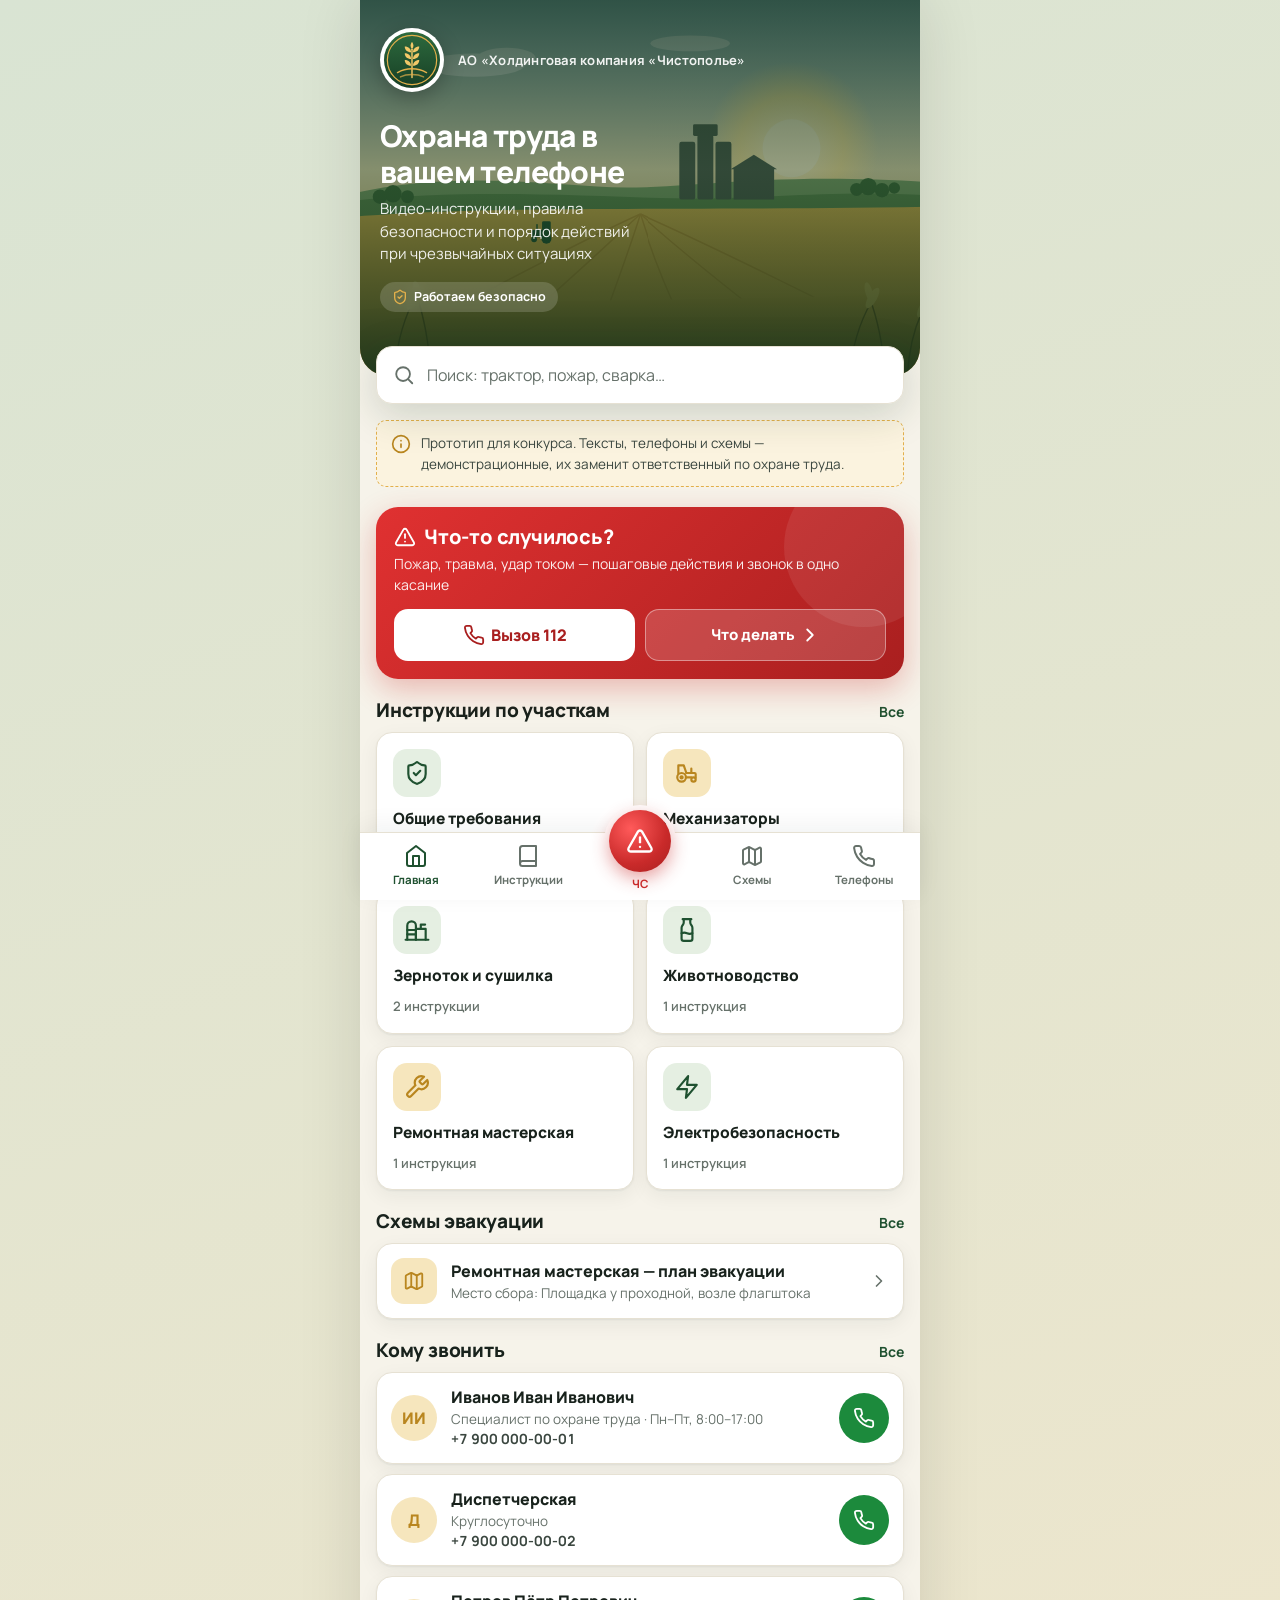
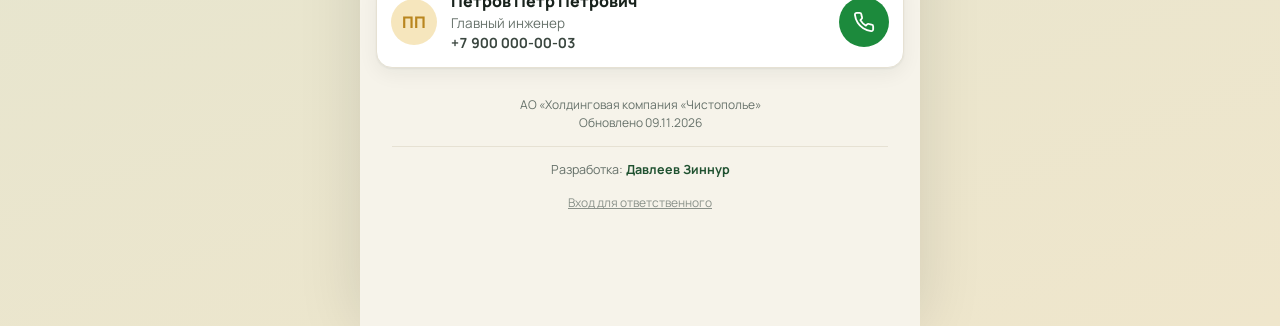
<file: index.html>
<!doctype html>
<html lang="ru">
<head>
  <meta charset="utf-8">
  <meta name="viewport" content="width=device-width, initial-scale=1, viewport-fit=cover">
  <title>Охрана труда · Чистополье</title>
  <meta name="description" content="Инструкции по охране труда, действия при ЧС, схемы эвакуации и телефоны — АО «Холдинговая компания «Чистополье».">
  <meta name="theme-color" content="#1f5130">
  <link rel="manifest" href="manifest.webmanifest">
  <link rel="icon" href="assets/img/logo.svg" type="image/svg+xml">
  <link rel="apple-touch-icon" href="assets/img/icon-192.png">
  <meta name="apple-mobile-web-app-capable" content="yes">
  <meta name="apple-mobile-web-app-title" content="Охрана труда">
  <link rel="preconnect" href="https://fonts.googleapis.com">
  <link rel="preconnect" href="https://fonts.gstatic.com" crossorigin>
  <link href="https://fonts.googleapis.com/css2?family=Manrope:wght@500;600;700;800&display=swap" rel="stylesheet">
  <link rel="stylesheet" href="assets/app.css?v=9">
</head>
<body>
  <div class="app" id="app">
    <header class="topbar" id="topbar" hidden>
      <button class="icon-btn" id="backBtn" aria-label="Назад"></button>
      <div class="topbar-title" id="topTitle"></div>
      <a class="topbar-logo" href="#/" aria-label="На главную"><img id="topLogo" alt=""></a>
    </header>
    <main id="view" tabindex="-1">
      <div class="loading"><div class="spinner"></div></div>
    </main>
    <nav class="tabbar" id="tabbar" aria-label="Разделы"></nav>
  </div>
  <div class="offline-pill" id="offline" hidden></div>
  <div id="sheet-root"></div>
  <div class="rotate-lock" aria-hidden="true">
    <svg class="i" viewBox="0 0 24 24" fill="none" stroke="currentColor" stroke-width="2" stroke-linecap="round" stroke-linejoin="round"><rect x="5" y="2" width="14" height="20" rx="2"/><path d="M12 18h.01"/></svg>
    <b>Поверните телефон вертикально</b>
    <span>Сайт рассчитан на вертикальный экран</span>
  </div>
  <script src="assets/icons.js?v=9"></script>
  <script src="assets/app.js?v=9"></script>
  <!-- Яндекс Метрика: статистику видит только владелец счётчика на metrika.yandex.ru.
       Впишите номер счётчика в METRIKA_ID. Пока там 0, счётчик не работает. -->
  <script>
    (function () {
      var METRIKA_ID = 114172447;
      var host = location.hostname;
      if (!METRIKA_ID || host === 'localhost' || host === '127.0.0.1') return;
      (function(m,e,t,r,i,k,a){m[i]=m[i]||function(){(m[i].a=m[i].a||[]).push(arguments)};
      m[i].l=1*new Date();
      for (var j = 0; j < document.scripts.length; j++) { if (document.scripts[j].src === r) { return; } }
      k=e.createElement(t),a=e.getElementsByTagName(t)[0],k.async=1,k.src=r,a.parentNode.insertBefore(k,a)})
      (window, document, 'script', 'https://mc.yandex.ru/metrika/tag.js?id=' + METRIKA_ID, 'ym');
      ym(METRIKA_ID, 'init', {
        clickmap: true, trackLinks: true, accurateTrackBounce: true,
        webvisor: true,   // записи посещений: как человек листал и куда нажимал
        trackHash: true   // переходы по #/... считаются отдельными страницами
      });
    })();
  </script>
</body>
</html>
</file>
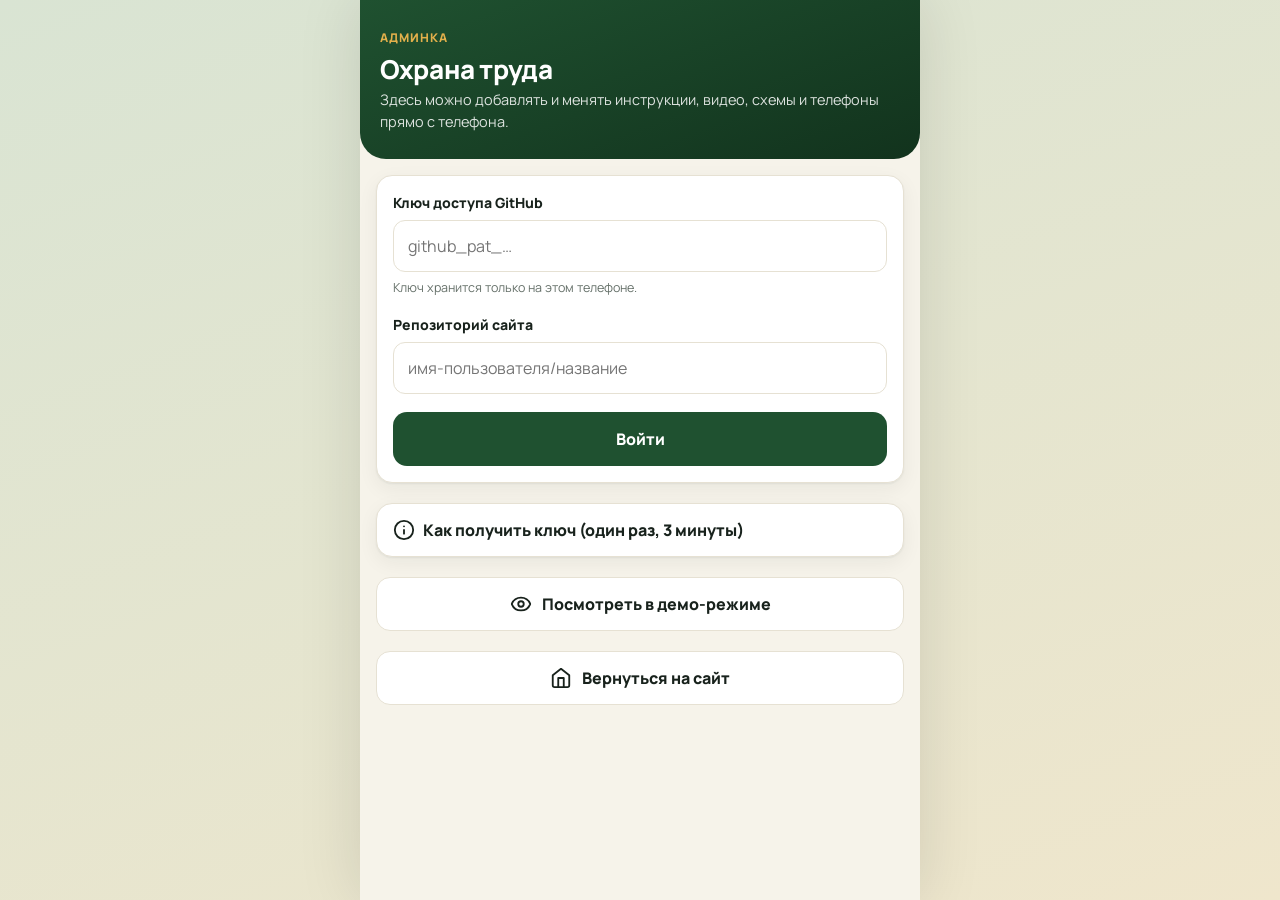
<file: admin/index.html>
<!doctype html>
<html lang="ru">
<head>
  <meta charset="utf-8">
  <meta name="viewport" content="width=device-width, initial-scale=1, viewport-fit=cover">
  <title>Админка · Охрана труда</title>
  <meta name="robots" content="noindex">
  <meta name="theme-color" content="#1f5130">
  <link rel="icon" href="../assets/img/logo.svg" type="image/svg+xml">
  <link rel="preconnect" href="https://fonts.googleapis.com">
  <link rel="preconnect" href="https://fonts.gstatic.com" crossorigin>
  <link href="https://fonts.googleapis.com/css2?family=Manrope:wght@500;600;700;800&display=swap" rel="stylesheet">
  <link rel="stylesheet" href="../assets/app.css?v=9">
  <link rel="stylesheet" href="admin.css?v=9">
</head>
<body>
  <div class="app admin" id="admin">
    <div class="loading"><div class="spinner"></div></div>
  </div>
  <div class="toast" id="toast" hidden></div>
  <script src="../assets/icons.js?v=9"></script>
  <script src="admin.js?v=9"></script>
</body>
</html>
</file>
<file: assets/app.css>
/* ============ Токены ============ */
:root {
  --green-900: #12331d;
  --green-800: #173f25;
  --green-700: #1f5130;
  --green-600: #2d6a3e;
  --green-500: #3d8550;
  --green-100: #e5efe2;
  --green-50: #f1f6ef;
  --wheat-600: #b9861f;
  --wheat-500: #e3b04b;
  --wheat-200: #f6e6bd;
  --wheat-100: #fbf3df;
  --red-700: #a91f1f;
  --red-600: #c92a2a;
  --red-500: #e03131;
  --red-100: #fde8e8;
  --red-50: #fff4f4;

  --bg: #f6f3ea;
  --surface: #ffffff;
  --surface-2: #faf8f2;
  --ink: #18221c;
  --ink-2: #3a463f;
  --muted: #66716a;
  --line: #e6e1d3;
  --shadow: 0 1px 2px rgba(24, 34, 28, .06), 0 6px 20px rgba(24, 34, 28, .06);
  --shadow-lg: 0 10px 40px rgba(18, 51, 29, .18);

  --accent: var(--green-700);
  --accent-ink: #fff;
  --ok: #1c8a3c;
  --ok-bg: var(--green-100);
  --danger: var(--red-600);
  --danger-bg: var(--red-100);

  --r-sm: 10px;
  --r: 16px;
  --r-lg: 22px;
  --tab-h: 68px;
  --safe-b: env(safe-area-inset-bottom, 0px);
  --font: "Manrope", system-ui, -apple-system, "Segoe UI", Roboto, Arial, sans-serif;
  color-scheme: light;
}
@media (prefers-color-scheme: dark) {
  :root:not([data-theme="light"]) {
    --bg: #0e1712;
    --surface: #16221a;
    --surface-2: #1b2a20;
    --ink: #eef3ec;
    --ink-2: #c9d4cc;
    --muted: #95a39a;
    --line: #26372c;
    --green-100: #1f3a28;
    --green-50: #182a1e;
    --wheat-100: #2b2614;
    --wheat-200: #3a321a;
    --red-100: #3a1a1a;
    --red-50: #2a1515;
    --accent: #4f9c64;
    --ok: #5cc27a;
    --ok-bg: #1d3826;
    --danger: #ff6b6b;
    --danger-bg: #3a1a1a;
    --shadow: 0 1px 2px rgba(0, 0, 0, .3), 0 6px 20px rgba(0, 0, 0, .25);
    color-scheme: dark;
  }
}
:root[data-theme="dark"] {
  --bg: #0e1712; --surface: #16221a; --surface-2: #1b2a20; --ink: #eef3ec; --ink-2: #c9d4cc; --muted: #95a39a; --line: #26372c;
  --green-100: #1f3a28; --green-50: #182a1e; --wheat-100: #2b2614; --wheat-200: #3a321a; --red-100: #3a1a1a; --red-50: #2a1515;
  --accent: #4f9c64; --ok: #5cc27a; --ok-bg: #1d3826; --danger: #ff6b6b; --danger-bg: #3a1a1a; color-scheme: dark;
}

/* ============ База ============ */
*, *::before, *::after { box-sizing: border-box; }
[hidden] { display: none !important; }
html { -webkit-text-size-adjust: 100%; }
body {
  margin: 0;
  font-family: var(--font);
  font-size: 16px;
  line-height: 1.5;
  color: var(--ink);
  background: var(--bg);
  -webkit-font-smoothing: antialiased;
  -webkit-tap-highlight-color: transparent;
}
@media (min-width: 600px) {
  body { background: linear-gradient(160deg, #d9e4d3, #efe6cc); }
  :root[data-theme="dark"] body { background: #08100b; }
}
@media (min-width: 600px) and (prefers-color-scheme: dark) {
  :root:not([data-theme="light"]) body { background: #08100b; }
}
img { max-width: 100%; display: block; }
a { color: inherit; text-decoration: none; }
button { font: inherit; color: inherit; border: 0; background: none; cursor: pointer; padding: 0; }
h1, h2, h3, h4 { margin: 0; line-height: 1.2; letter-spacing: -.01em; }
/* Длинные слова («Электробезопасность») переносятся, а не распирают экран */
h1, h2, h3, h4, p, li, .tile-title, .row-title, .row-sub, .emg-title, .emg-sub, .ppe-item, .call-sm span, .hero-org {
  overflow-wrap: anywhere;
  hyphens: auto;
  -webkit-hyphens: auto;
}
p { margin: 0; }
.i { width: 22px; height: 22px; flex: none; }
:focus-visible { outline: 3px solid var(--wheat-500); outline-offset: 2px; border-radius: 6px; }
.sr-only { position: absolute; width: 1px; height: 1px; overflow: hidden; clip: rect(0 0 0 0); }

.app {
  position: relative;
  max-width: 560px;
  min-height: 100vh;
  min-height: 100dvh;
  margin: 0 auto;
  background: var(--bg);
  padding-bottom: calc(var(--tab-h) + var(--safe-b) + 24px);
  overflow-x: clip; /* страховка: ничего не вылезает за край экрана */
}
@media (min-width: 600px) { .app { box-shadow: 0 0 60px rgba(0, 0, 0, .12); } }
main { outline: none; }

/* ============ Верхняя панель ============ */
.topbar {
  position: sticky; top: 0; z-index: 20;
  display: flex; align-items: center; gap: 8px;
  height: 60px; padding: 0 12px;
  background: color-mix(in srgb, var(--bg) 88%, transparent);
  backdrop-filter: saturate(1.4) blur(14px);
  -webkit-backdrop-filter: saturate(1.4) blur(14px);
  border-bottom: 1px solid var(--line);
}
.topbar[hidden] { display: none; }
.topbar-title { flex: 1; min-width: 0; font-weight: 700; font-size: 17px; white-space: nowrap; overflow: hidden; text-overflow: ellipsis; }
.topbar-logo img { width: 36px; height: 36px; border-radius: 50%; object-fit: contain; }
.icon-btn {
  display: grid; place-items: center;
  width: 44px; height: 44px; border-radius: 12px;
}
.icon-btn:active { background: var(--green-100); }
.topbar.danger { background: var(--red-600); color: #fff; border-color: transparent; }
.topbar.danger .icon-btn:active { background: rgba(255, 255, 255, .15); }

/* ============ Нижнее меню ============ */
.tabbar {
  position: fixed; z-index: 30;
  left: 50%; transform: translateX(-50%);
  bottom: 0; width: 100%; max-width: 560px;
  height: calc(var(--tab-h) + var(--safe-b));
  padding-bottom: var(--safe-b);
  display: grid; grid-template-columns: repeat(5, 1fr); align-items: center;
  background: var(--surface);
  border-top: 1px solid var(--line);
  box-shadow: 0 -6px 24px rgba(24, 34, 28, .06);
}
.tab {
  display: flex; flex-direction: column; align-items: center; gap: 3px;
  font-size: 11.5px; font-weight: 700; color: var(--muted);
  height: 100%; justify-content: center;
}
.tab .i { width: 24px; height: 24px; }
.tab.active { color: var(--accent); }
.tab-sos { position: relative; color: var(--red-600); }
.tab-sos .sos-btn {
  display: grid; place-items: center;
  width: 62px; height: 62px; margin-top: -30px;
  border-radius: 50%;
  background: radial-gradient(circle at 35% 30%, #ff5a5a, var(--red-600) 60%, var(--red-700));
  color: #fff;
  box-shadow: 0 6px 18px rgba(201, 42, 42, .45), 0 0 0 5px var(--surface);
}
.tab-sos .sos-btn .i { width: 28px; height: 28px; }
.tab-sos.active span:last-child { color: var(--red-600); }
@media (prefers-reduced-motion: no-preference) {
  .tab-sos .sos-btn::after {
    content: ""; position: absolute; inset: 0; border-radius: 50%;
    box-shadow: 0 0 0 0 rgba(224, 49, 49, .5);
    animation: pulse 2.4s infinite;
  }
  .sos-btn { position: relative; }
}
@keyframes pulse { 0% { box-shadow: 0 0 0 0 rgba(224, 49, 49, .45); } 70% { box-shadow: 0 0 0 14px rgba(224, 49, 49, 0); } 100% { box-shadow: 0 0 0 0 rgba(224, 49, 49, 0); } }

/* ============ Главная: шапка ============ */
.hero {
  position: relative;
  min-height: 320px;
  padding: calc(28px + env(safe-area-inset-top, 0px)) 20px 64px;
  color: #fff;
  background-color: var(--green-800);
  background-size: cover;
  background-position: center 60%;
  overflow: hidden;
  border-radius: 0 0 28px 28px;
}
.hero::before {
  content: ""; position: absolute; inset: 0;
  background:
    linear-gradient(180deg, rgba(18, 51, 29, .78) 0%, rgba(18, 51, 29, .45) 45%, rgba(18, 51, 29, .88) 100%);
}
.hero > * { position: relative; }
.hero-brand { display: flex; align-items: center; gap: 14px; }
.hero-logo {
  width: 64px; height: 64px; border-radius: 50%;
  background: #fff; padding: 3px;
  box-shadow: 0 6px 20px rgba(0, 0, 0, .25);
  object-fit: contain; flex: none;
}
.hero-org { font-size: 13px; font-weight: 700; letter-spacing: .02em; opacity: .92; line-height: 1.3; }
.hero h1 { margin-top: 26px; font-size: 30px; font-weight: 800; letter-spacing: -.02em; max-width: 14ch; }
.hero-sub { margin-top: 8px; font-size: 15px; opacity: .9; max-width: 30ch; }
.hero-badge {
  display: inline-flex; align-items: center; gap: 6px;
  margin-top: 16px; padding: 6px 12px; border-radius: 999px;
  background: rgba(255, 255, 255, .16); backdrop-filter: blur(6px);
  font-size: 12.5px; font-weight: 700;
}
.hero-badge .i { width: 16px; height: 16px; color: var(--wheat-500); }

.search-wrap { position: relative; margin: -30px 16px 0; z-index: 2; }
.search {
  display: flex; align-items: center; gap: 10px;
  height: 58px; padding: 0 16px;
  background: var(--surface); border-radius: var(--r);
  box-shadow: var(--shadow-lg);
  border: 1px solid var(--line);
  color: var(--muted);
}
.search input {
  flex: 1; min-width: 0; height: 100%;
  border: 0; outline: 0; background: none;
  font: inherit; font-size: 16px; color: var(--ink);
}
.search input::placeholder { color: var(--muted); }

/* ============ Общие блоки ============ */
.page { padding: 16px; display: grid; grid-template-columns: minmax(0, 1fr); gap: 20px; }
.page-tight { padding: 16px; display: grid; grid-template-columns: minmax(0, 1fr); gap: 12px; }
.list { grid-template-columns: minmax(0, 1fr); }
.section-head { display: flex; align-items: baseline; justify-content: space-between; gap: 12px; margin-bottom: 10px; }
.section-head h2 { font-size: 19px; font-weight: 800; }
.section-head a { font-size: 14px; font-weight: 700; color: var(--accent); }
.eyebrow { font-size: 12px; font-weight: 800; letter-spacing: .08em; text-transform: uppercase; color: var(--muted); }

.card {
  background: var(--surface);
  border: 1px solid var(--line);
  border-radius: var(--r);
  box-shadow: var(--shadow);
}
.notice {
  display: flex; gap: 10px; align-items: flex-start;
  padding: 12px 14px; border-radius: var(--r-sm);
  background: var(--wheat-100); color: var(--ink-2);
  border: 1px dashed var(--wheat-500);
  font-size: 13.5px;
}
.notice .i { color: var(--wheat-600); width: 20px; height: 20px; margin-top: 1px; }

/* SOS-карточка на главной */
.sos-card {
  position: relative; overflow: hidden;
  padding: 18px; border-radius: var(--r-lg);
  background: linear-gradient(135deg, #e03131, #a91f1f);
  color: #fff;
  box-shadow: 0 10px 30px rgba(201, 42, 42, .3);
}
.sos-card::after {
  content: ""; position: absolute; right: -40px; top: -40px;
  width: 160px; height: 160px; border-radius: 50%;
  background: rgba(255, 255, 255, .08);
}
.sos-card h2 { font-size: 20px; font-weight: 800; display: flex; align-items: center; gap: 8px; }
.sos-card p { margin-top: 4px; font-size: 14px; opacity: .92; }
.sos-actions { position: relative; z-index: 1; display: grid; grid-template-columns: repeat(2, minmax(0, 1fr)); gap: 10px; margin-top: 14px; }
.btn-white, .btn-ghost-white { white-space: nowrap; }
.btn-white {
  display: flex; align-items: center; justify-content: center; gap: 6px;
  min-height: 52px; padding: 0 10px; border-radius: 14px;
  background: #fff; color: var(--red-700);
  font-weight: 800; font-size: 16px;
}
.btn-ghost-white {
  display: flex; align-items: center; justify-content: center; gap: 4px;
  min-height: 52px; padding: 0 10px; border-radius: 14px;
  background: rgba(255, 255, 255, .16); color: #fff;
  font-weight: 800; font-size: 15px;
  border: 1.5px solid rgba(255, 255, 255, .4);
}

/* Плитки разделов */
.tiles { display: grid; grid-template-columns: repeat(2, minmax(0, 1fr)); gap: 12px; }
.tile {
  display: flex; flex-direction: column; gap: 12px;
  padding: 16px; min-height: 128px;
  background: var(--surface); border: 1px solid var(--line);
  border-radius: var(--r); box-shadow: var(--shadow);
  transition: transform .15s ease;
}
.tile:active { transform: scale(.98); }
.tile-icon {
  display: grid; place-items: center;
  width: 48px; height: 48px; border-radius: 14px;
  background: var(--green-100); color: var(--accent);
}
.tile-icon .i { width: 26px; height: 26px; }
.tile:nth-child(3n+2) .tile-icon { background: var(--wheat-200); color: var(--wheat-600); }
.tile-title { font-weight: 800; font-size: 15.5px; line-height: 1.25; }
.tile-meta { margin-top: auto; font-size: 13px; color: var(--muted); font-weight: 600; }

/* Строка-список */
.list { display: grid; gap: 10px; }
.row {
  display: flex; align-items: center; gap: 14px;
  padding: 14px; min-height: 72px;
  background: var(--surface); border: 1px solid var(--line);
  border-radius: var(--r); box-shadow: var(--shadow);
}
.row:active { background: var(--surface-2); }
.row-icon {
  display: grid; place-items: center; flex: none;
  width: 46px; height: 46px; border-radius: 13px;
  background: var(--green-100); color: var(--accent);
}
.row-icon.red { background: var(--danger-bg); color: var(--danger); }
.row-icon.wheat { background: var(--wheat-200); color: var(--wheat-600); }
.row-body { flex: 1; min-width: 0; }
.row-title { font-weight: 800; font-size: 16px; line-height: 1.3; }
.row-sub { margin-top: 2px; font-size: 13.5px; color: var(--muted); line-height: 1.35; display: -webkit-box; -webkit-line-clamp: 2; -webkit-box-orient: vertical; overflow: hidden; }
.row-tags { display: flex; flex-wrap: wrap; gap: 6px; margin-top: 8px; }
.row > .i:last-child { color: var(--muted); width: 20px; height: 20px; }

.tag {
  display: inline-flex; align-items: center; gap: 4px;
  padding: 3px 8px; border-radius: 999px;
  font-size: 12px; font-weight: 700;
  background: var(--surface-2); color: var(--ink-2); border: 1px solid var(--line);
}
.tag .i { width: 13px; height: 13px; }
.tag.ok { background: var(--ok-bg); color: var(--ok); border-color: transparent; }
.tag.wheat { background: var(--wheat-200); color: var(--wheat-600); border-color: transparent; }

/* Кнопки */
.btn {
  display: inline-flex; align-items: center; justify-content: center; gap: 10px;
  min-height: 54px; padding: 0 20px; border-radius: 14px;
  background: var(--accent); color: var(--accent-ink);
  font-weight: 800; font-size: 16px;
  width: 100%;
}
.btn:active { filter: brightness(.95); }
.btn.secondary { background: var(--surface); color: var(--ink); border: 1.5px solid var(--line); }
.btn.wheat { background: var(--wheat-500); color: #2a1e05; }
.btn.danger { background: var(--red-600); color: #fff; }
.btn[disabled] { opacity: .5; pointer-events: none; }

/* ============ Инструкция ============ */
.ins-head { padding: 4px 16px 0; }
.ins-head h1 { font-size: 25px; font-weight: 800; letter-spacing: -.02em; margin-top: 8px; }
.ins-head p { margin-top: 8px; color: var(--ink-2); font-size: 15.5px; }

.video {
  position: relative; overflow: hidden;
  aspect-ratio: 16 / 9; border-radius: var(--r);
  background: #0b140e;
  box-shadow: var(--shadow);
}
.video iframe, .video video { position: absolute; inset: 0; width: 100%; height: 100%; border: 0; }
.video-empty {
  position: absolute; inset: 0;
  display: grid; place-items: center; text-align: center;
  color: #fff; padding: 16px;
  background:
    linear-gradient(180deg, rgba(18, 51, 29, .55), rgba(18, 51, 29, .92)),
    var(--hero-img, none) center / cover;
}
.video-empty .play {
  display: grid; place-items: center; margin: 0 auto 10px;
  width: 64px; height: 64px; border-radius: 50%;
  background: rgba(255, 255, 255, .18); border: 2px solid rgba(255, 255, 255, .5);
}
.video-empty .play .i { width: 26px; height: 26px; margin-left: 4px; }
.video-empty b { display: block; font-size: 16px; }
.video-empty small { font-size: 13px; opacity: .8; }
.video-link { display: flex; }

.chapters { display: flex; gap: 8px; overflow-x: auto; padding: 2px 16px 4px; margin: 0 -16px; scrollbar-width: none; }
.chapters::-webkit-scrollbar { display: none; }
.chapter {
  flex: none; display: flex; align-items: center; gap: 8px;
  padding: 9px 13px; border-radius: 12px;
  background: var(--surface); border: 1px solid var(--line);
  font-size: 13.5px; font-weight: 700; white-space: nowrap;
}
.chapter b { color: var(--accent); font-variant-numeric: tabular-nums; }

.block { padding: 18px; }
.block-head { display: flex; align-items: center; gap: 10px; margin-bottom: 14px; }
.block-head .badge {
  display: grid; place-items: center; width: 34px; height: 34px; border-radius: 10px;
  background: var(--green-100); color: var(--accent);
}
.block-head .badge .i { width: 20px; height: 20px; }
.block-head h3 { font-size: 17px; font-weight: 800; }
.block.must .badge { background: var(--ok-bg); color: var(--ok); }
.block.forbid { background: var(--red-50); border-color: color-mix(in srgb, var(--danger) 25%, transparent); }
.block.forbid .badge { background: var(--danger-bg); color: var(--danger); }
.block.key { background: linear-gradient(180deg, var(--wheat-100), var(--surface)); }
.block.key .badge { background: var(--wheat-200); color: var(--wheat-600); }

.checks { list-style: none; margin: 0; padding: 0; display: grid; gap: 12px; }
.checks li { display: flex; gap: 12px; align-items: flex-start; font-size: 15.5px; line-height: 1.45; }
.checks li .i { width: 22px; height: 22px; margin-top: 1px; }
.must .checks .i { color: var(--ok); }
.forbid .checks .i { color: var(--danger); }

.steps { list-style: none; margin: 0; padding: 0; counter-reset: s; display: grid; gap: 0; }
.steps li { position: relative; display: flex; gap: 14px; padding-bottom: 16px; font-size: 15.5px; }
.steps li::before {
  counter-increment: s; content: counter(s);
  flex: none; display: grid; place-items: center;
  width: 32px; height: 32px; border-radius: 50%;
  background: var(--accent); color: #fff; font-weight: 800; font-size: 15px;
  position: relative; z-index: 1;
}
.steps li:not(:last-child)::after {
  content: ""; position: absolute; left: 15px; top: 32px; bottom: 0; width: 2px;
  background: var(--line);
}
.steps li span { padding-top: 4px; }

.ppe { display: grid; grid-template-columns: repeat(3, minmax(0, 1fr)); gap: 10px; }
.ppe-item {
  display: flex; flex-direction: column; align-items: center; gap: 8px; text-align: center;
  padding: 14px 6px; border-radius: 14px;
  background: var(--surface); border: 1px solid var(--line);
  font-size: 12.5px; font-weight: 700; line-height: 1.25;
}
.ppe-item .i { width: 30px; height: 30px; color: var(--wheat-600); }

.quiz-cta {
  display: flex; align-items: center; gap: 14px;
  padding: 16px; border-radius: var(--r);
  background: var(--green-700); color: #fff;
}
.quiz-cta .row-icon { background: rgba(255, 255, 255, .15); color: var(--wheat-500); }
.quiz-cta.done { background: var(--ok-bg); color: var(--ink); border: 1px solid color-mix(in srgb, var(--ok) 30%, transparent); }
.quiz-cta.done .row-icon { background: var(--ok); color: #fff; }

/* ============ ЧС ============ */
.sos-hero {
  padding: 20px 16px 22px;
  background: linear-gradient(180deg, var(--red-600), var(--red-700));
  color: #fff;
  border-radius: 0 0 28px 28px;
}
.sos-hero h1 { font-size: 26px; font-weight: 800; }
.sos-hero p { margin-top: 4px; opacity: .9; font-size: 15px; }
.call-main {
  display: flex; align-items: center; gap: 14px;
  margin-top: 16px; padding: 14px 16px; border-radius: 18px;
  background: #fff; color: var(--red-700);
  box-shadow: 0 8px 24px rgba(0, 0, 0, .2);
}
.call-main .num { font-size: 40px; font-weight: 800; line-height: 1; letter-spacing: -.02em; }
.call-main .lbl { font-size: 13.5px; font-weight: 700; color: var(--ink-2); line-height: 1.3; }
.call-main .go {
  margin-left: auto; display: grid; place-items: center;
  width: 52px; height: 52px; border-radius: 50%;
  background: var(--red-600); color: #fff; flex: none;
}
.call-grid { display: grid; grid-template-columns: repeat(2, minmax(0, 1fr)); gap: 10px; margin-top: 10px; }
.call-sm {
  display: flex; align-items: center; gap: 10px;
  padding: 12px; border-radius: 14px;
  background: rgba(255, 255, 255, .14); border: 1px solid rgba(255, 255, 255, .25);
}
.call-sm b { font-size: 22px; font-weight: 800; line-height: 1; }
.call-sm span { font-size: 12px; font-weight: 600; opacity: .9; line-height: 1.25; }

.emg-grid { display: grid; grid-template-columns: repeat(2, minmax(0, 1fr)); gap: 12px; }
.emg {
  display: flex; flex-direction: column; gap: 10px;
  padding: 16px; min-height: 140px;
  background: var(--surface); border: 1px solid var(--line);
  border-radius: var(--r); box-shadow: var(--shadow);
}
.emg .row-icon { width: 50px; height: 50px; }
.emg .row-icon .i { width: 28px; height: 28px; }
.emg-title { font-weight: 800; font-size: 16px; line-height: 1.25; }
.emg-sub { font-size: 13px; color: var(--muted); line-height: 1.3; }

.big-steps { list-style: none; margin: 0; padding: 0; counter-reset: s; display: grid; gap: 10px; }
.big-steps li {
  display: flex; gap: 14px; align-items: flex-start;
  padding: 16px; border-radius: var(--r);
  background: var(--surface); border: 1px solid var(--line);
  font-size: 17px; font-weight: 600; line-height: 1.4;
}
.big-steps li::before {
  counter-increment: s; content: counter(s);
  flex: none; display: grid; place-items: center;
  width: 38px; height: 38px; border-radius: 12px;
  background: var(--red-600); color: #fff; font-weight: 800; font-size: 18px;
}
.call-bar {
  position: sticky; bottom: calc(var(--tab-h) + var(--safe-b) + 10px); z-index: 10;
  display: grid; grid-auto-flow: column; grid-auto-columns: minmax(0, 1fr); gap: 10px;
}
.call-bar a { box-shadow: 0 8px 22px rgba(201, 42, 42, .35); }

/* ============ Схемы ============ */
.scheme-card { overflow: hidden; }
.scheme-thumb { aspect-ratio: 16 / 10; background: #fff; border-bottom: 1px solid var(--line); }
.scheme-thumb img { width: 100%; height: 100%; object-fit: contain; }
.scheme-body { padding: 14px 16px; }
.viewer {
  position: relative; overflow: auto;
  max-height: 70vh; border-radius: var(--r);
  background: #fff; border: 1px solid var(--line);
  touch-action: pan-x pan-y pinch-zoom;
}
.viewer img { width: 100%; max-width: none; transition: width .2s ease; }
.viewer-tools { display: grid; grid-template-columns: minmax(0, 1fr) minmax(0, 1fr) 52px; gap: 8px; }
.viewer-tools .btn { min-height: 46px; font-size: 14px; padding: 0 8px; gap: 6px; min-width: 0; }
.assembly {
  display: flex; gap: 12px; align-items: flex-start;
  padding: 14px 16px; border-radius: var(--r);
  background: var(--ok-bg);
}
.assembly .i { color: var(--ok); margin-top: 2px; }
.assembly b { display: block; font-size: 13px; text-transform: uppercase; letter-spacing: .06em; color: var(--ok); }

/* ============ Контакты ============ */
.contact { display: flex; align-items: center; gap: 14px; padding: 14px; }
.avatar {
  display: grid; place-items: center; flex: none;
  width: 46px; height: 46px; border-radius: 50%;
  background: var(--wheat-200); color: var(--wheat-600);
  font-weight: 800; font-size: 16px;
}
.call-btn {
  display: grid; place-items: center; flex: none;
  width: 50px; height: 50px; border-radius: 50%;
  background: var(--ok); color: #fff;
}
.call-btn.red { background: var(--red-600); }
.phone-num { font-variant-numeric: tabular-nums; font-weight: 700; color: var(--ink-2); font-size: 14px; }

/* ============ Пусто / загрузка ============ */
.empty { text-align: center; padding: 40px 20px; color: var(--muted); }
.empty .i { width: 44px; height: 44px; margin: 0 auto 10px; opacity: .6; }
.loading { display: grid; place-items: center; min-height: 60vh; }
.spinner { width: 36px; height: 36px; border-radius: 50%; border: 4px solid var(--green-100); border-top-color: var(--accent); animation: spin .8s linear infinite; }
@keyframes spin { to { transform: rotate(360deg); } }

.footer { padding: 8px 16px 0; text-align: center; font-size: 12px; color: var(--muted); }
.footer .credit { margin-top: 14px; padding-top: 14px; border-top: 1px solid var(--line); font-size: 12.5px; }
.footer .credit a { color: var(--accent); font-weight: 700; }
.footer .admin-link { display: inline-block; margin-top: 8px; padding: 6px 10px; text-decoration: underline; opacity: .75; }

.offline-pill {
  position: fixed; z-index: 40; left: 50%; transform: translateX(-50%);
  top: calc(10px + env(safe-area-inset-top, 0px));
  display: flex; align-items: center; gap: 6px;
  padding: 8px 14px; border-radius: 999px;
  background: #222; color: #fff; font-size: 13px; font-weight: 700;
  box-shadow: var(--shadow-lg);
}
.offline-pill .i { width: 16px; height: 16px; }

/* ============ Тест (нижняя шторка) ============ */
.sheet-backdrop {
  position: fixed; inset: 0; z-index: 50;
  background: rgba(10, 20, 14, .5);
  display: flex; align-items: flex-end; justify-content: center;
  animation: fade .2s ease;
}
.sheet {
  width: 100%; max-width: 560px; max-height: 92vh; overflow: auto;
  background: var(--bg);
  border-radius: 24px 24px 0 0;
  padding: 10px 18px calc(22px + var(--safe-b));
  animation: up .25s ease;
}
.sheet-grip { width: 44px; height: 5px; border-radius: 3px; background: var(--line); margin: 0 auto 14px; }
.sheet-top { display: flex; align-items: center; justify-content: space-between; margin-bottom: 14px; }
.progress { height: 6px; border-radius: 3px; background: var(--line); overflow: hidden; margin-bottom: 18px; }
.progress span { display: block; height: 100%; background: var(--accent); transition: width .3s ease; }
.q-title { font-size: 20px; font-weight: 800; line-height: 1.3; margin-bottom: 16px; }
.opts { display: grid; gap: 10px; }
.opt {
  display: flex; align-items: center; gap: 12px; text-align: left;
  padding: 16px; border-radius: 14px;
  background: var(--surface); border: 2px solid var(--line);
  font-size: 16px; font-weight: 600; line-height: 1.35;
}
.opt .mark { flex: none; width: 26px; height: 26px; border-radius: 50%; border: 2px solid var(--line); display: grid; place-items: center; }
.opt .mark .i { width: 16px; height: 16px; }
.opt.right { border-color: var(--ok); background: var(--ok-bg); }
.opt.right .mark { background: var(--ok); border-color: var(--ok); color: #fff; }
.opt.wrong { border-color: var(--danger); background: var(--danger-bg); }
.opt.wrong .mark { background: var(--danger); border-color: var(--danger); color: #fff; }
.explain { margin-top: 14px; font-size: 14.5px; font-weight: 700; }
.result { text-align: center; padding: 10px 0 6px; }
.result .medal {
  display: grid; place-items: center; margin: 0 auto 14px;
  width: 84px; height: 84px; border-radius: 50%;
  background: var(--ok-bg); color: var(--ok);
}
.result .medal.bad { background: var(--wheat-200); color: var(--wheat-600); }
.result .medal .i { width: 42px; height: 42px; }
.result h3 { font-size: 22px; font-weight: 800; }
.result p { margin-top: 6px; color: var(--muted); }
@keyframes fade { from { opacity: 0; } }
@keyframes up { from { transform: translateY(40px); opacity: .4; } }

/* ============ Телефон повёрнут горизонтально ============ */
.rotate-lock { display: none; }
@media (orientation: landscape) and (max-height: 520px) and (pointer: coarse) {
  .rotate-lock {
    position: fixed; inset: 0; z-index: 100;
    display: flex; flex-direction: column; align-items: center; justify-content: center; gap: 14px;
    padding: 24px; text-align: center;
    background: linear-gradient(160deg, var(--green-700), var(--green-900)); color: #fff;
  }
  .rotate-lock .i { width: 56px; height: 56px; color: var(--wheat-500); animation: tilt 2s ease-in-out infinite; }
  .rotate-lock b { font-size: 20px; font-weight: 800; }
  .rotate-lock span { opacity: .85; font-size: 15px; }
  body:has(.rotate-lock) { overflow: hidden; }
}
@keyframes tilt { 0%, 30% { transform: rotate(-90deg); } 60%, 100% { transform: rotate(0); } }

@media (prefers-reduced-motion: reduce) {
  *, *::before, *::after { animation: none !important; transition: none !important; }
}
@media (max-width: 360px) {
  .hero h1 { font-size: 26px; }
  .tiles, .emg-grid { gap: 10px; }
  .ppe { grid-template-columns: repeat(2, minmax(0, 1fr)); }
}
</file>
<file: admin/admin.css>
/* Админка: дополняет assets/app.css */
.admin { padding-bottom: calc(110px + var(--safe-b)); }
.admin .topbar { background: var(--green-800); color: #fff; border: 0; }
.admin .topbar .icon-btn:active { background: rgba(255, 255, 255, .15); }
.admin-hero {
  padding: calc(24px + env(safe-area-inset-top, 0px)) 20px 26px;
  background: linear-gradient(160deg, var(--green-700), var(--green-900));
  color: #fff; border-radius: 0 0 26px 26px;
}
.admin-hero .eyebrow { color: var(--wheat-500); }
.admin-hero h1 { font-size: 26px; font-weight: 800; margin-top: 6px; }
.admin-hero p { opacity: .85; margin-top: 4px; font-size: 14.5px; }
.status-line { display: flex; align-items: center; gap: 8px; margin-top: 14px; font-size: 13px; font-weight: 700; flex-wrap: wrap; }
.status-line .tag { background: rgba(255, 255, 255, .14); color: #fff; border-color: transparent; }

/* Формы */
.form { display: grid; gap: 18px; }
.f { display: grid; gap: 7px; }
.f > span:first-child { font-size: 14px; font-weight: 800; color: var(--ink); }
.f .help { font-size: 12.5px; color: var(--muted); line-height: 1.4; }
.f input[type=text], .f input[type=tel], .f input[type=url], .f input[type=password], .f textarea, .f select {
  width: 100%; font: inherit; font-size: 16px; color: var(--ink);
  padding: 13px 14px; border-radius: 12px;
  background: var(--surface); border: 1.5px solid var(--line);
  outline: none; transition: border-color .15s;
}
.f textarea { min-height: 96px; resize: vertical; line-height: 1.45; }
.f input:focus, .f textarea:focus, .f select:focus { border-color: var(--accent); box-shadow: 0 0 0 3px color-mix(in srgb, var(--accent) 18%, transparent); }
.f .req { color: var(--danger); }
.fieldset { padding: 16px; display: grid; gap: 16px; }
.fieldset-title { font-size: 12px; font-weight: 800; letter-spacing: .08em; text-transform: uppercase; color: var(--muted); }

.icon-pick { display: grid; grid-template-columns: repeat(auto-fill, minmax(52px, 1fr)); gap: 8px; }
.icon-pick label {
  display: grid; place-items: center; aspect-ratio: 1; border-radius: 12px;
  background: var(--surface); border: 1.5px solid var(--line); cursor: pointer; color: var(--ink-2);
}
.icon-pick input { position: absolute; opacity: 0; pointer-events: none; }
.icon-pick input:checked + .i { color: #fff; }
.icon-pick label:has(input:checked) { background: var(--accent); border-color: var(--accent); }

.chips { display: flex; flex-wrap: wrap; gap: 8px; }
.chip {
  display: inline-flex; align-items: center; gap: 6px;
  padding: 9px 12px; border-radius: 999px; cursor: pointer;
  background: var(--surface); border: 1.5px solid var(--line);
  font-size: 14px; font-weight: 700;
}
.chip input { position: absolute; opacity: 0; pointer-events: none; }
.chip .i { width: 18px; height: 18px; color: var(--wheat-600); }
.chip:has(input:checked) { background: var(--green-100); border-color: var(--accent); color: var(--accent); }
.chip:has(input:checked) .i { color: var(--accent); }

.upload {
  display: flex; align-items: center; gap: 12px;
  padding: 12px; border-radius: 14px;
  background: var(--surface); border: 1.5px dashed var(--line);
}
.upload .thumb {
  width: 64px; height: 64px; border-radius: 10px; flex: none;
  background: var(--surface-2) center / contain no-repeat; border: 1px solid var(--line);
  display: grid; place-items: center; color: var(--muted);
}
.upload .meta { flex: 1; min-width: 0; font-size: 13.5px; color: var(--muted); word-break: break-all; }
.upload .meta b { display: block; color: var(--ink); font-size: 14.5px; word-break: normal; }
.upload-btns { display: flex; gap: 8px; flex-wrap: wrap; }
.mini-btn {
  position: relative; overflow: hidden;
  display: inline-flex; align-items: center; gap: 6px;
  min-height: 42px; padding: 0 14px; border-radius: 11px;
  background: var(--green-100); color: var(--accent);
  font-size: 14px; font-weight: 800; cursor: pointer;
}
.mini-btn .i { width: 18px; height: 18px; }
.mini-btn.red { background: var(--danger-bg); color: var(--danger); }
.mini-btn input[type=file] { position: absolute; inset: 0; opacity: 0; cursor: pointer; }
.detect { font-size: 13px; font-weight: 700; display: flex; align-items: center; gap: 6px; }
.detect .i { width: 16px; height: 16px; }
.detect.ok { color: var(--ok); }
.detect.warn { color: var(--wheat-600); }

/* Списки в админке */
.a-row { display: flex; align-items: center; gap: 4px; padding: 6px 6px 6px 14px; min-height: 66px; }
.a-row .row-body { padding: 8px 0; cursor: pointer; }
.a-row .icon-btn { width: 40px; height: 40px; color: var(--muted); }
.a-row .icon-btn[disabled] { opacity: .25; }

.section-card { display: flex; align-items: center; gap: 14px; padding: 14px; min-height: 74px; cursor: pointer; text-align: left; width: 100%; }
.count { margin-left: auto; font-weight: 800; color: var(--muted); font-size: 15px; }

/* Нижняя панель публикации */
.publish-bar {
  position: fixed; z-index: 30; left: 50%; transform: translateX(-50%);
  bottom: 0; width: 100%; max-width: 560px;
  padding: 12px 16px calc(12px + var(--safe-b));
  background: var(--surface); border-top: 1px solid var(--line);
  box-shadow: 0 -8px 30px rgba(0, 0, 0, .1);
  display: flex; align-items: center; gap: 12px;
}
.publish-bar .txt { flex: 1; font-size: 13.5px; font-weight: 700; line-height: 1.3; }
.publish-bar .txt small { display: block; font-weight: 600; color: var(--muted); }
.publish-bar .btn { width: auto; min-height: 50px; }
.dot { width: 9px; height: 9px; border-radius: 50%; background: var(--wheat-500); display: inline-block; margin-right: 6px; }

.toast {
  position: fixed; z-index: 60; left: 50%; transform: translateX(-50%);
  bottom: calc(100px + var(--safe-b)); max-width: calc(100% - 32px);
  padding: 13px 18px; border-radius: 14px;
  background: #18221c; color: #fff; font-weight: 700; font-size: 14.5px;
  box-shadow: var(--shadow-lg); text-align: center;
}
.toast.err { background: var(--red-700); }

.steps-help { margin: 0; padding-left: 20px; display: grid; gap: 10px; font-size: 15px; }
.steps-help b { color: var(--accent); }
.code { font-family: ui-monospace, Consolas, monospace; font-size: 13px; background: var(--surface-2); border: 1px solid var(--line); padding: 2px 6px; border-radius: 6px; }
details.card { padding: 14px 16px; }
details.card summary { font-weight: 800; cursor: pointer; list-style: none; display: flex; align-items: center; gap: 8px; }
details.card summary::-webkit-details-marker { display: none; }
details.card[open] summary { margin-bottom: 12px; }
.linkbox { display: flex; align-items: center; gap: 8px; padding: 10px 12px; border-radius: 12px; background: var(--surface-2); border: 1px solid var(--line); font-size: 13px; word-break: break-all; }
.linkbox .i { width: 18px; height: 18px; color: var(--accent); }
.busy { position: fixed; inset: 0; z-index: 70; display: grid; place-items: center; background: rgba(10, 20, 14, .45); }
.busy .card { padding: 22px 26px; display: flex; align-items: center; gap: 14px; font-weight: 800; }
</file>
